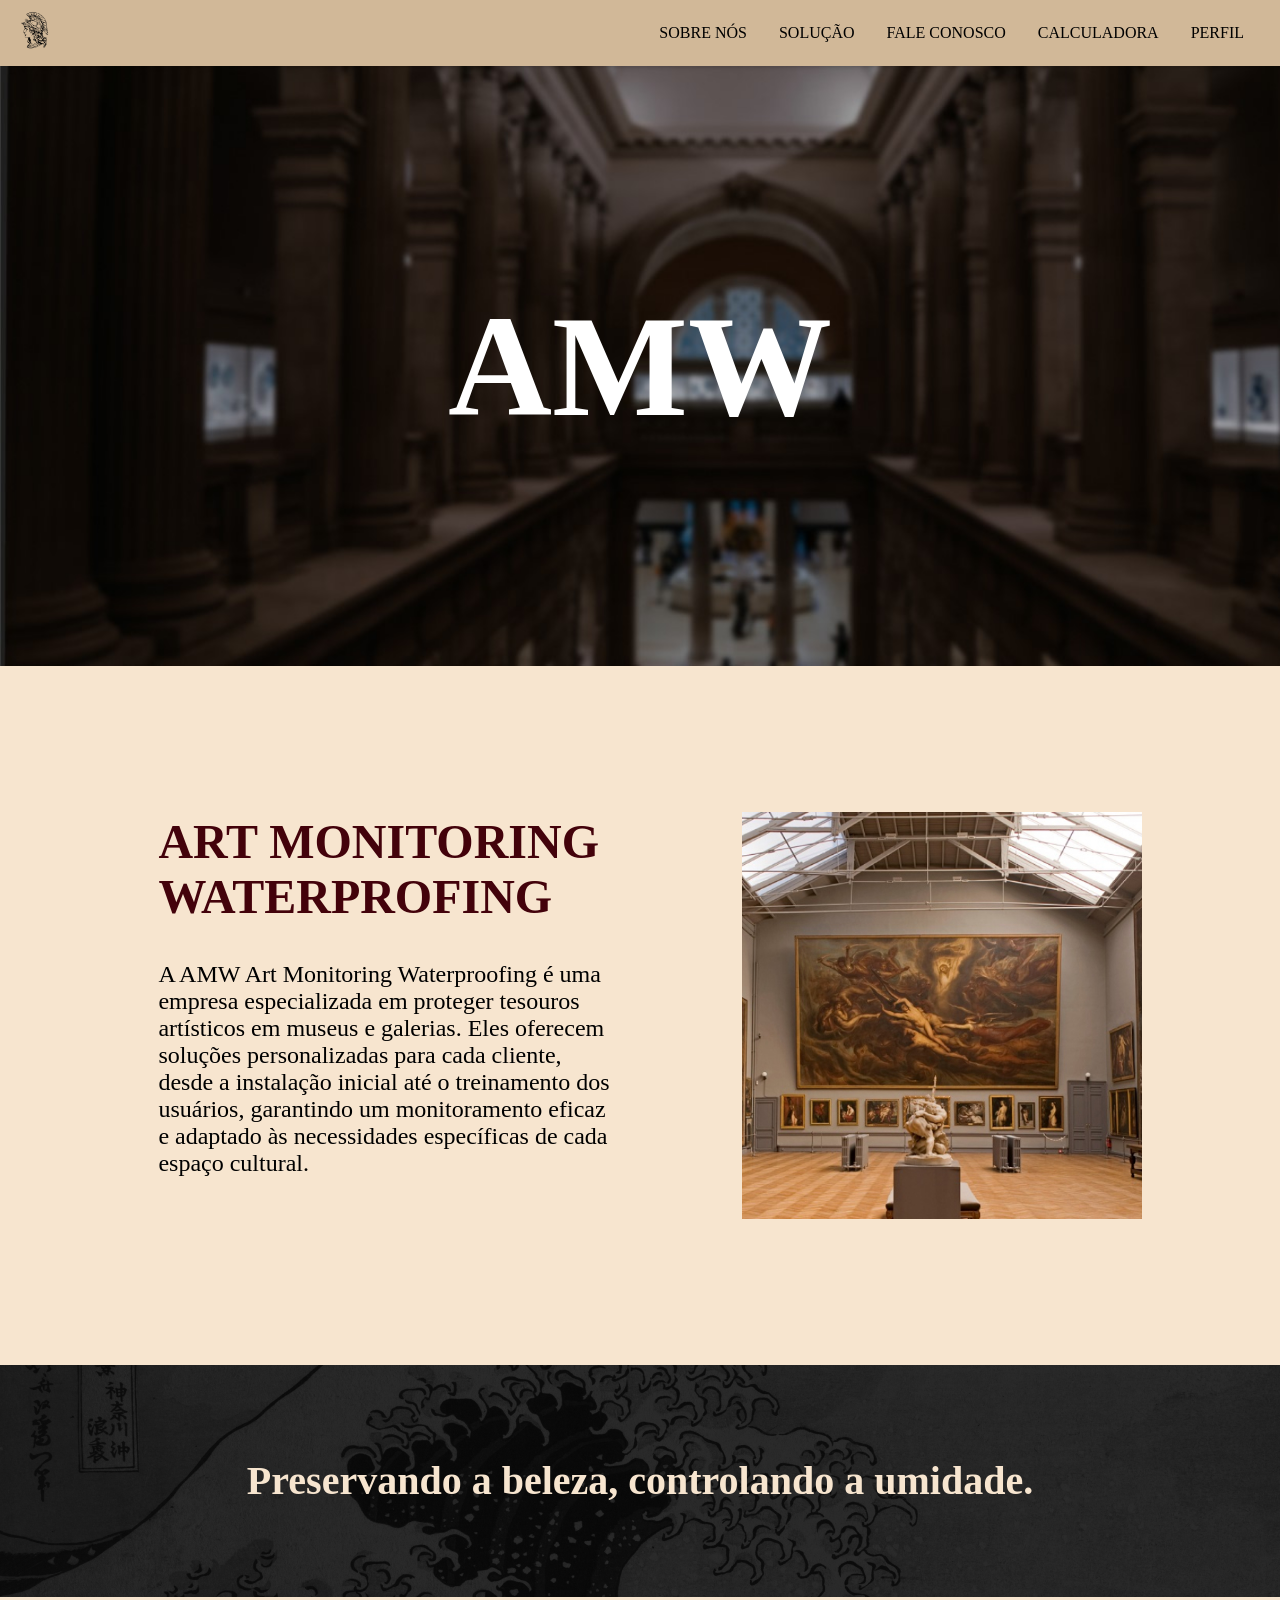
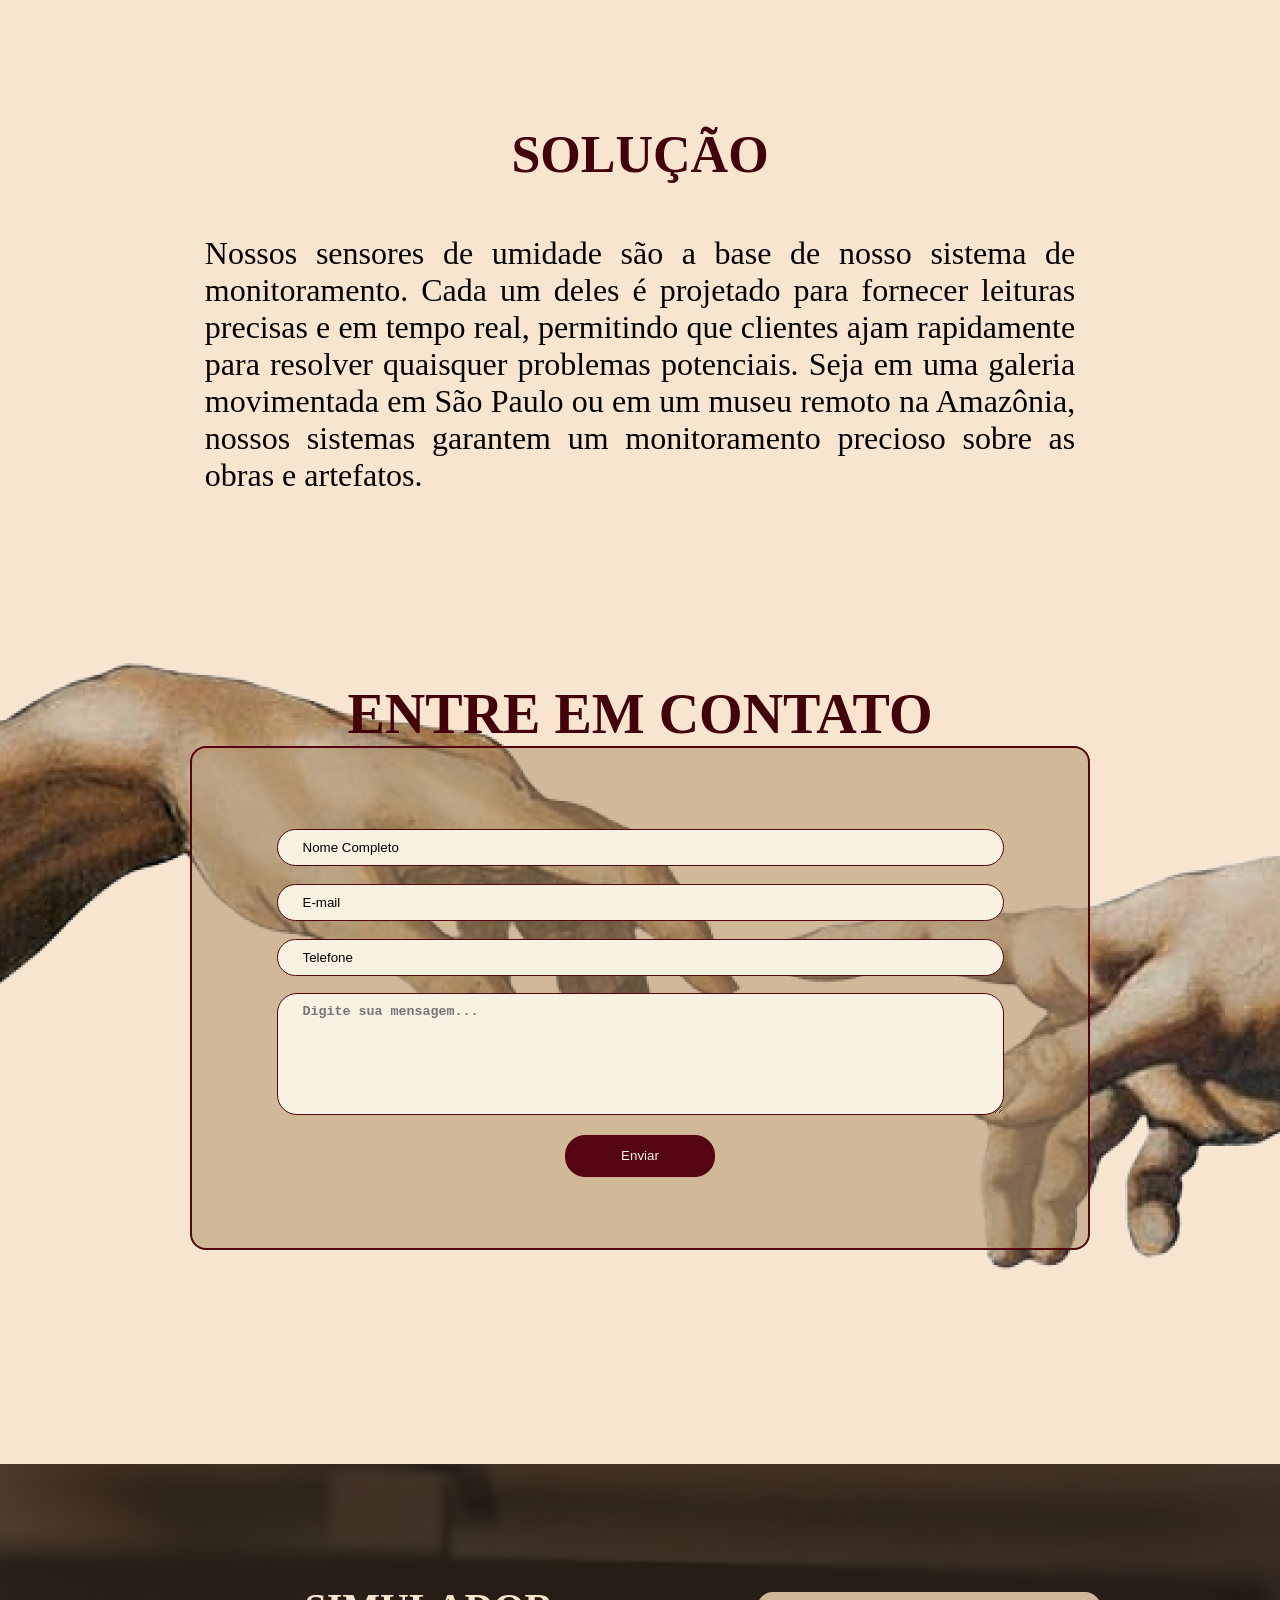
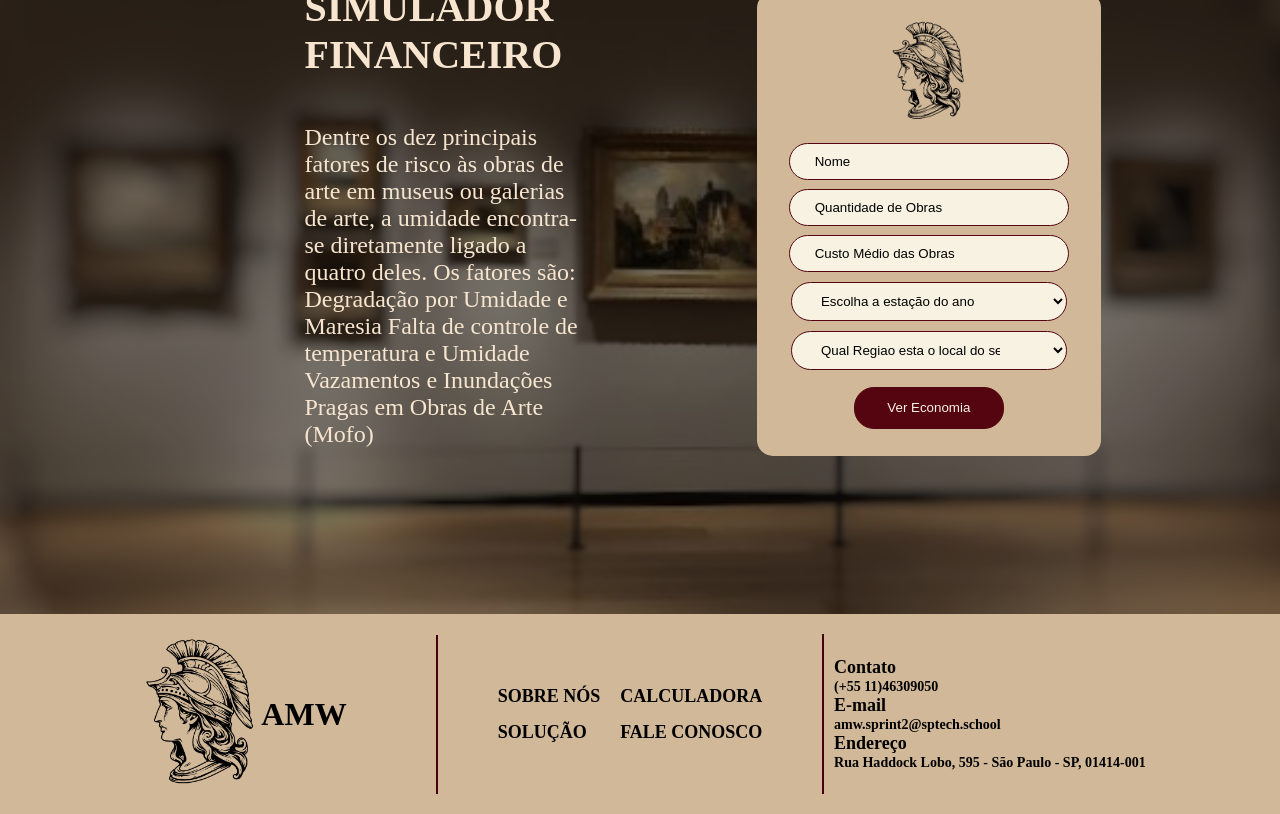
<file: Projeto_PI_AMW - Copia/Projeto AMW/site-instituicional-pedro/public/index.html>
<!DOCTYPE html>
<html lang="pt-br">

<head>
    <meta charset="UTF-8">
    <meta name="viewport" content="width=device-width, initial-scale=1.0">
    <title>AMW</title>
    <link rel="stylesheet" href="css/index.css">
    <link rel="preconnect" href="https://fonts.googleapis.com">
    <link rel="preconnect" href="https://fonts.gstatic.com" crossorigin>
    <link href="https://fonts.googleapis.com/css2?family=Libre+Caslon+Text:ital,wght@0,400;0,700;1,400&display=swap"
        rel="stylesheet">
</head>

<body>
    <ul class="ulHeader">
        <div class="divHeader">
            <div class="imgLogo">
                <li> <img src="assets/imgs/imgLogo.png" alt=""> </li>
            </div>
            <div class="divBotoes">
                <ul class="ulHeader">
                    <li><a href="#SobreNos">SOBRE NÓS</a></li>
                    <li><a href="#Solucao">SOLUÇÃO</a></li>
                    <li><a href="#FaleConosco">FALE CONOSCO</a></li>
                    <li><a href="#Caculadora">CALCULADORA</a></li>
                    <li><a href="login.html">PERFIL</a></li>
                </ul>
            </div>
        </div>
    </ul>

    <section id="AMW">
        <div class="divAMWPrincipal">
            <h1>AMW</h1>
        </div>
    </section>

    <section id="SobreNos">
        <div class="divSobreNos">
            <div class="divTextoSobreNos">
                <h1>ART MONITORING WATERPROFING</h1>
                <p>A AMW Art Monitoring Waterproofing é uma empresa especializada em proteger tesouros artísticos em
                    museus e galerias. Eles oferecem soluções personalizadas para cada cliente, desde a instalação
                    inicial até o treinamento dos usuários, garantindo um monitoramento eficaz e adaptado às
                    necessidades específicas de cada espaço cultural.</p>
            </div>
            <div class="divImgSobreNos">
                <img src="assets/imgs/ImgSobreNos.jpg" alt="">
            </div>
        </div>
    </section>
    <div class="divUp">
        <h2>Preservando a beleza, controlando a umidade.</h2>
    </div>
    <section id="Solucao">
        <div class="divSolucao">
            <h1>SOLUÇÃO</h1>
            <p>Nossos sensores de umidade são a base de nosso sistema de monitoramento. Cada um deles é projetado para
                fornecer leituras precisas e em tempo real, permitindo que clientes ajam rapidamente para resolver
                quaisquer problemas potenciais. Seja em uma galeria movimentada em São Paulo ou em um museu remoto na
                Amazônia, nossos sistemas garantem um monitoramento precioso sobre as obras e artefatos.</p>
        </div>
    </section>
    <section id="FaleConosco">
        <div class="divFaleConosco">
            <h1>ENTRE EM CONTATO</h1>
            <div class="divFCQuadradoMarron">
                <input type="text" id="input_nome" placeholder="Nome Completo">
                <input type="text" id="input_email" placeholder="E-mail">
                <input type="text" id="input_telefone" placeholder="Telefone">
                <textarea name="message" id="input_dgt" placeholder="Digite sua mensagem..." required></textarea>
                <button>Enviar</button>
            </div>
        </div>
    </section>

    <section id="Caculadora">

        <div class="divFundoCalculadora">
            <div class="divFundoCalculadoraAux">
                <div class="divCalculadorPrincipal">
                    <div class="divTextoSM">
                        <h1>SIMULADOR FINANCEIRO</h1>
                        <p>Dentre os dez principais fatores de risco às obras de arte em museus ou galerias de arte,
                            a umidade encontra-se diretamente ligado a quatro deles. Os fatores são: Degradação por
                            Umidade e Maresia Falta de controle de temperatura e Umidade Vazamentos e Inundações Pragas
                            em Obras de Arte (Mofo)
                        </p>
                    </div>
                    <div class="divCALQuadradoMarron">
                        <div class="cardcalc" id="cardcalc">
                            <div id="divSome">
                                <img class="imglogoSM" src="assets/imgs/imgLogo.png" alt="">

                                <div class="DivInputCal">
                                    <input type="text" placeholder="Nome" id="input_nomeCalculadora">
                                </div>
                                <div class="DivInputCal">
                                    <input type="text" placeholder="Quantidade de Obras" id="input_quantidadeobras">
                                </div>
                                <div class="DivInputCal">
                                    <input type="text" placeholder="Custo Médio das Obras" id="input_custoMedio">
                                </div>
                                <div class="DivSelectCal">
                                    <select id="input_estacao">
                                        <option value="#" selected disabled>Escolha a estação do ano</option>
                                        <option value="primavera">Primavera</option>
                                        <option value="verão">Verão</option>
                                        <option value="outono">Outono</option>
                                        <option value="inverno">Inverno</option>
                                    </select>
                                </div>
                                <div class="DivSelectCal">
                                    <select id="input_regiao">
                                        <option value="#" selected disabled>Qual Regiao esta o local do seu
                                            Museus/Galeria</option>
                                        <option value="norte">Norte</option>
                                        <option value="nordeste">Nordeste</option>
                                        <option value="centro-oeste">Centro-oeste</option>
                                        <option value="sudeste">Sudeste</option>
                                        <option value="sul">Sul</option>
                                    </select>
                                </div>
                                <button onclick="analisar()" class="btn-calc">Ver Economia</button>
                            </div>
                        </div>
                        <div id="div_msg"></div>
                    </div>

                </div>
            </div>
        </div>
    </section>
    <footer>
        <div class="divFooter">
            <div class="divCard1">
                <img class="imgLogoFooter" src="assets/imgs/imgLogo.png" alt="">
                <h1>AMW</h1>
            </div>
            <div class="divCard2">
                <div class="divCard2Aux">
                    <h2><a href="#SobreNos">SOBRE NÓS</a></h2><br>
                    <H2><a href="#Solucao">SOLUÇÃO</a></H2>
                </div>
                <div class="divCard2Aux">
                    <h2><a href="#FaleConosco">CALCULADORA</a></h2><br>
                    <H2><a href="#Caculadora">FALE CONOSCO</a></H2>
                </div>
            </div>
            <div class="divCard3">
                <h2>Contato</h2>
                <h3>(+55 11)46309050</h3>
                <h2>E-mail</h2>
                <h3>amw.sprint2@sptech.school</h3>
                <h2>Endereço</h2>
                <h3>Rua Haddock Lobo, 595 - São Paulo - SP, 01414-001</h3>
            </div>
        </div>
    </footer>

</body>

</html>

<script>


    function analisar() { 
        var quantidadeobras = Number(input_quantidadeobras.value);
        var custoMedio = Number(input_custoMedio.value);
        var estacao = input_estacao.value;
        var regiao = input_regiao.value;
        var nome = input_nomeCalculadora.value;
        var divSome = "";

        var umidade = 0;

        var valorTotal = quantidadeobras * custoMedio;
        var valorPerdido = (valorTotal * 0.40);

        if (regiao == "centro-oeste") {
            if (estacao == "verão") {
                umidade = 56;
            }
            if (estacao == "outono") {
                umidade = 75;
                valorPerdido = valorPerdido + 350;
            }
            if (estacao == "inverno") {
                umidade = 61;
            }
            if (estacao == "primavera") {
                umidade = 67.5;
            }
        }


        if (regiao == "norte") {

            if (estacao == "verão") {
                umidade = 72.5;
                valorPerdido = valorPerdido + 300;
            }
            if (estacao == "outono") {
                umidade = 69.25;
            }
            if (estacao == "inverno") {
                umidade = 51.75;
            }
            if (estacao == "primavera") {
                umidade = 66.5;
            }
        }


        if (regiao == "sudeste") {

            if (estacao == "verão") {
                umidade = 70;
                valorPerdido = valorPerdido + 300;
            }
            if (estacao == "outono") {
                umidade = 68;
            }
            if (estacao == "inverno") {
                umidade = 58.75;
            }
            if (estacao == "primavera") {
                umidade = 66.25;
            }
        }


        if (regiao == "sul") {

            if (estacao == "verão") {
                umidade = 77.7;
                valorPerdido = valorPerdido + 370;
            }
            if (estacao == "outono") {
                umidade = 75;
                valorPerdido = valorPerdido + 350;
            }
            if (estacao == "inverno") {
                umidade = 74.25;
                valorPerdido = valorPerdido + 340;
            }
            if (estacao == "primavera") {
                umidade = 76;
                valorPerdido = valorPerdido + 360;
            }
        }


        if (regiao == "nordeste") {

            if (estacao == "verão") {
                umidade = 77;
                valorPerdido = valorPerdido + 370;
            }
            if (estacao == "outono") {
                umidade = 76;
                valorPerdido = valorPerdido + 360;
            }
            if (estacao == "inverno") {
                umidade = 65;
            }
            if (estacao == "primavera") {
                umidade = 61;
            }
        }



        div_msg.innerHTML = `<div class="TextoResposta"> Olá ${nome}! Na região ${regiao} durante a estação ${estacao} a porcentagem média de umidade é ${umidade}%</div> `
        div_msg.innerHTML += `  <div class="TextoResposta">   Nessas condições você pode ter um prejuízo estimado de R$${valorPerdido}<br> Com nosso sistema você pode reduzir esse prejúizo em até 40% </div> <button onclick="Voltar()">Fazer outro Calculo</button>`;
        div_msg.style.display = "flex";
        cardcalc.style.display = "none";


    }
    function Voltar() {
        div_msg.style.display = "none";
        cardcalc.style.display = "flex";
    }
</script>
</file>
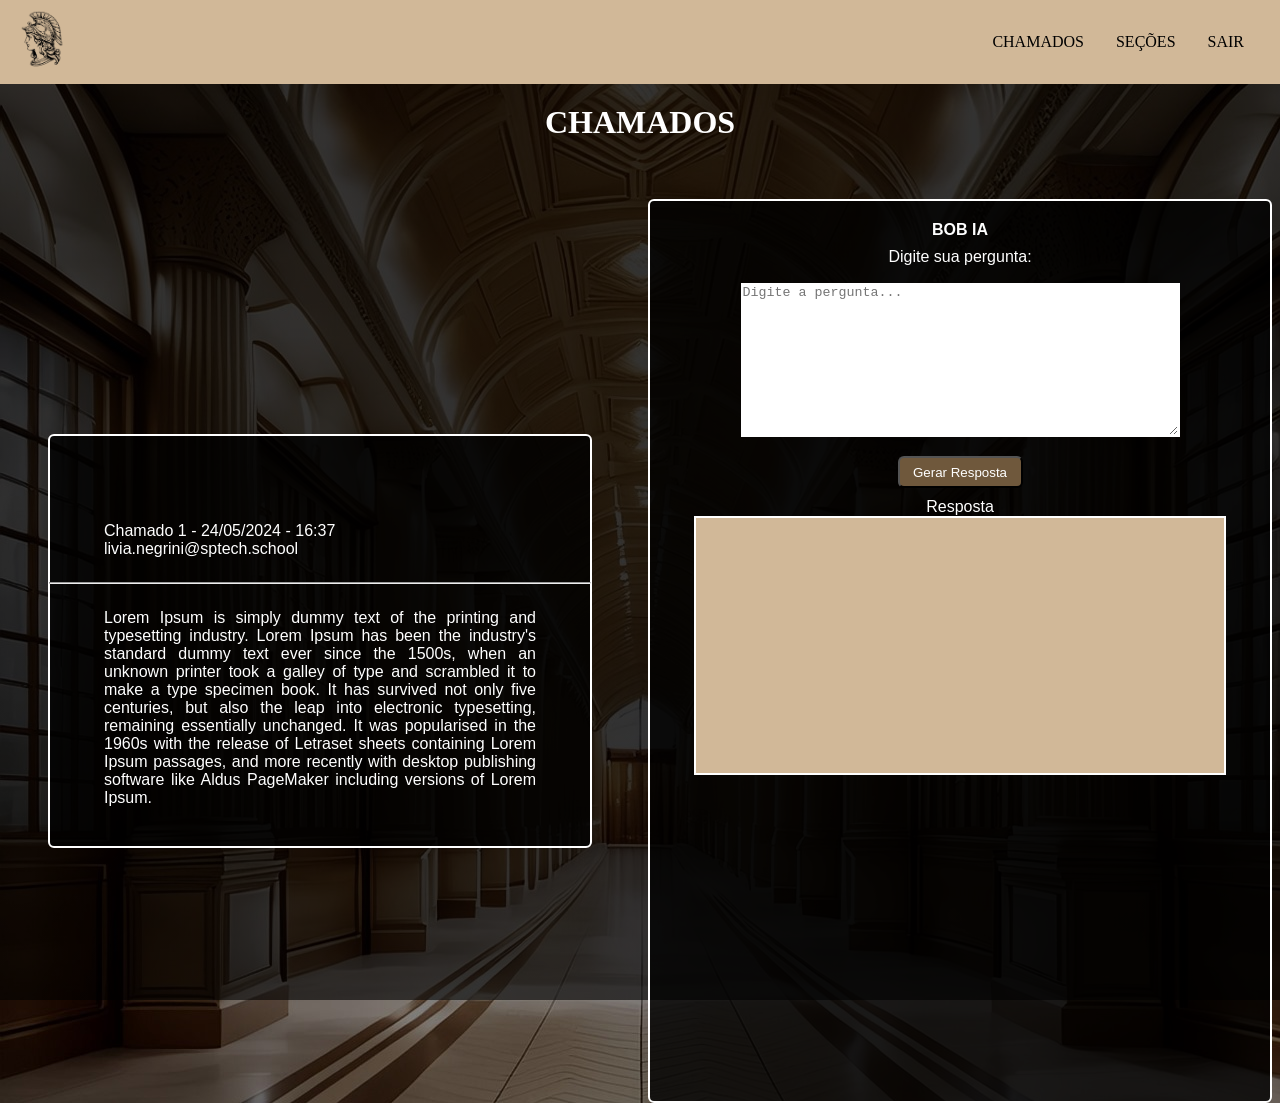
<file: Projeto_PI_AMW - Copia/Lívia/TelaN3/BobIA-1.0.2/public/index.html>
<!DOCTYPE html>
<html lang="pt-br">
<head>
    <meta charset="UTF-8">
    <meta name="viewport" content="width=device-width, initial-scale=1.0">
    <title>BobIA</title>
    <link rel="stylesheet" href="telaN3.css">
</head>
<!-- 
<head>
    <meta charset="UTF-8">
    <meta name="viewport" content="width=device-width, initial-scale=1.0">
    <title>AMW</title>
    <link rel="stylesheet" href="telaN3.css">
    <script src="https://cdn.jsdelivr.net/npm/chart.js"></script>

</head> -->

<body>
    <ul class="ulNavBarPrincipal">
        <div class="divNavBar">
            <div class="divImgLogo">
                <li><img src="img/imgSF.png"></li>
            </div>
            <div class="divBotao">
                <ul class="ulBotao">
                    <li><a href="">CHAMADOS</a></li>
                    <li><a href="">SEÇÕES</a></li>
                    <li><a href="">SAIR</a></li>
                </ul>
    </ul>
    </div>
    </div>
    </ul>
    <div class="divPainelUmidade">
        <h1>CHAMADOS</h1>
    </div>

    <div class="masterVisualGeral">

        <div class="divVisualGeral">
            <div class="divSecoes">
                <div class="tituloChamado conteudoChamado">
                    <p>Chamado 1 - 24/05/2024 - 16:37 </p>
                    <p>livia.negrini@sptech.school</p>
                </div>

                <hr>

                <div class="textoChamado conteudoChamado">
                    <p>Lorem Ipsum is simply dummy text of the printing and typesetting industry.
                        Lorem Ipsum has been the industry's standard dummy text ever since the 1500s,
                        when an unknown printer took a galley of type and scrambled it to make a type specimen book.
                        It has survived not only five centuries, but also the leap into electronic typesetting,
                        remaining essentially unchanged. It was popularised in the 1960s with the release of Letraset
                        sheets containing Lorem Ipsum passages, and more recently
                        with desktop publishing software like Aldus PageMaker including versions of Lorem Ipsum.</p>
                </div>

            </div>
        </div>

        <div class="divVisualGeral">
            <div class="divSecao2">
                <div class="titulo conteudoBob">
                    <p>BOB IA </p>
                </div>

                <div class="conteudoPergunta">
                    <p>Digite sua pergunta:</p>
                    <!-- <div class="perguntaBob"> -->
                        <textarea  class="perguntaBob" id="pergunta" type="text" placeholder="Digite a pergunta..."></textarea>
                    <!-- </div> -->
                </div>
                <!-- <hr> -->

                <button onclick="gerarResposta()">Gerar Resposta</button>

                <div class="textoChamado conteudoResposta">
                    <p>Resposta</p>
                    <div id="resposta" class="repostaBob">
                    </div>

                </div>

            </div>


        </div>
    </div>

<!--     
    <div id="container">
        <h1>BobIA</h1>
        <textarea id="pergunta" type="text" placeholder="Digite a pergunta..."></textarea>
        <br><br>
        <button onclick="gerarResposta()">Gerar Resposta</button>
        <h3>Resposta da IA:</h3>
        <div id="resposta"></div>
    </div> -->

    <!-- <footer>
        <div class="divFooter">
            <div class="divCard1">
                <img class="imgLogoFooter" src="imgSF.png" alt="">
                <h1>AMW</h1>
            </div>
            <div class="divCard2">

                <div class="divCard2Aux">
                    <h2><a href="#">CHAMADOS</a></h2><br>
                    <H2><a href="#">SEÇÕES</a></H2><br>
                    <H2><a href="#">SAIR</a></H2>
                </div>
            </div>
            <div class="divCard3">
                <h2>Contato</h2>
                <h3>(+55 11)46309050</h3>
                <h2>E-mail</h2>
                <h3>amw.sprint2@sptech.school</h3>
                <h2>Endereço</h2>
                <h3>Rua Haddock Lobo, 595 - São Paulo - SP, 01414-001</h3>
            </div>
        </div>
    </footer> -->

</body>

</html>
<script>

    async function gerarResposta() {
        const pergunta = document.getElementById('pergunta').value;

        const response = await fetch('/perguntar', {
            method: 'POST',
            headers: {
                'Content-Type': 'application/json'
            },
            body: JSON.stringify({ pergunta })
        });

        const data = await response.json();

        resposta.style.display = 'block';
        document.getElementById('resposta').innerText = data.resultado;
    }

</script>
<!--

-->
</file>
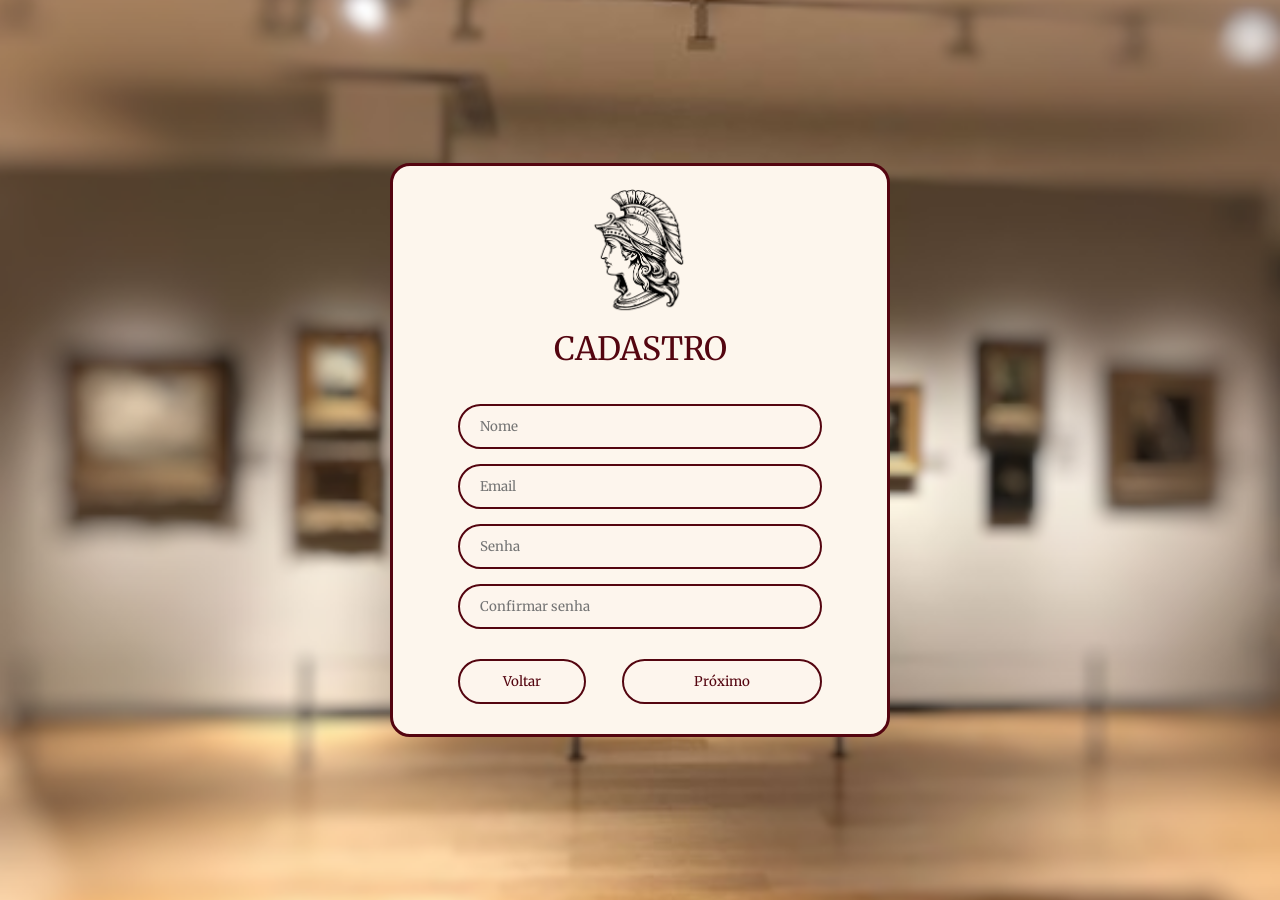
<file: Projeto_PI_AMW - Copia/Pedro Vinicius/casdatroConsistência.html>
<!DOCTYPE html>
<html lang="en">

<head>
    <meta charset="UTF-8">
    <meta name="viewport" content="width=device-width, initial-scale=1.0">
    <title>AMW</title>
    <link rel="stylesheet" href="stylePiLC.css">
    <link rel="preconnect" href="https://fonts.googleapis.com">
    <link rel="preconnect" href="https://fonts.gstatic.com/" crossorigin>
    <link href="https://fonts.googleapis.com/css2?family=Merriweather&display=swap" rel="stylesheet">

</head>

<body class="img">
    </div>
    <div>

        <div id="div_pai" style="display: block;" class="imgagemBackGro">
            <div class="ConteinerTotal">
                <img class="imglogo" src="Emblema-removebg-preview.png" alt="">
                <H1 class="titulo">CADASTRO</H1>
                <div class="dibInput">
                    <input id="ipt_nome" type="text" placeholder="Nome">
                    <input id="ipt_email" type="text" placeholder="Email">
                    <input id="ipt_senha" type="password" placeholder="Senha">
                    <input id="ipt_confirmSenha" type="password" placeholder="Confirmar senha">
                </div>
                <div class="div_botton">
                    <button onclick="botton1()" class="botton_v">Voltar</button>
                    <button onclick="proximo()" class="botton">Próximo</button>
                </div>
            </div>
        </div>

        <div id="div_filho2" style="display: none;" class="imgagemBackGro">
            <div class="ConteinerTotal">
                <img class="imglogo" src="Emblema-removebg-preview.png" alt="">
                <H1 class="titulo">CADASTRO MUSEU</H1>
                <div class="dibInput">
                    <input id="ipt_nomeM" type="text" placeholder="Nome Museu">
                    <input id="ipt_cep" type="text" placeholder="Cep">
                    <input id="ipt_num" type="text" placeholder="Número">
                    <input id="ipt_complemento" type="text" placeholder="Complemento">
                    <input id="ipt_cnpj" type="text" placeholder="CNPJ">
                </div>
                <div class="div_botton">
                    <button onclick="botton2()" class="botton_v">Voltar</button>
                    <button onclick="cadastrar()" class="botton">Cadastrar</button>
                </div>
            </div>
        </div>

        <div id="div_filho" style="display: none;" class="imgagemBackGro">
            <div class="ConteinerTotal">
                <img class="imglogo" src="Emblema-removebg-preview.png" alt="">
                <H1 class="titulo">LOGIN</H1>
                <div class="dibInput">
                    <input id="ipt_emailL" type="text" placeholder="Email">
                    <input id="ipt_senhaL" type="password" placeholder="Senha">
                </div>
                <div class="div_botton2">
                    <button onclick="login()" class="botton2">Continuar</button>
                    <!-- <p class="senha">Esqueceu a Senha?</p> -->
                </div>
            </div>
        </div>

        <div id="div_filho3" style="display: none;" class="imgagemBackGro">
            <div class="ConteinerTotal">
                <img class="imglogo" src="Emblema-removebg-preview.png" alt="">
                <H1 class="titulo">funfou</H1>
                <div class="dibInput">
                    <input id="ipt_emailL1" type="text" placeholder="funfou">
                    <input id="ipt_senhaL1" type="password" placeholder="funfou">
                </div>
                <div class="div_botton">
                    <button onclick="login()" class="botton">Continuar</button>
                    <!-- <p class="senha">Esqueceu a Senha?</p> -->
                </div>
            </div>
        </div>

</body>

</html>
<script>
    var emailCadastro;
    var senhaCadastro;

    function proximo() {
        var nome = ipt_nome.value;
        var email = ipt_email.value;
        var senha = ipt_senha.value;
        var confirmSenha = ipt_confirmSenha.value;

        if (email.indexOf('@') == -1 || email.indexOf('.com') == -1) {
            alert("Email Inválido");
        }
        else if (nome == "") {
            alert("Preencha o campo nome");
        }
        else if (senha.length < 8) {
            alert("Senha deve conter no minímo 8 caracteres");
        }
        else if (confirmSenha == "") {
            alert("Confirme a senha");
        }
        else if (senha !== confirmSenha) {
            alert("Senha diferente da anterior!");
        }

        else {
            emailCadastro = email;
            senhaCadastro = senha;

            div_pai.style.display = "none";
            div_filho.style.display = "none";
            div_filho2.style.display = "block";
        }

    }

    function cadastrar() {
        var nomeMuseu = ipt_nomeM.value;
        var cep = ipt_cep.value;
        var numero = ipt_num.value;
        var Complemento = ipt_complemento.value;
        var cnpj = ipt_cnpj.value;

        if (nomeMuseu == "") {
            alert("Preencha o campo com o nome do museu!");
        }
        else if (cep.length != 8) {
            alert("Cep deve conter 8 caracteres");
        }
        else if (numero == "") {
            alert("Preencha o campo com o número do endereço");
        }
        else if (cnpj.length != 14) {
            alert("CNPJ Inválido");
        }
        else {
            div_pai.style.display = "none";
            div_filho.style.display = "block";
            div_filho2.style.display = "none";
        }
    }

    function login() {
        var emailL = ipt_emailL.value;
        var senhaL = ipt_senhaL.value;

        // if (emailL.indexOf('@') == -1 || emailL.indexOf('.com') == -1) {
        //     alert("Email Inválido");
        // }
        // if (senhaL.length < 8) {
        //     alert("Senha deve conter no minímo 8 caracteres");
        // }
        if (emailL != emailCadastro && senhaL != senhaCadastro) {
            alert("Email ou senha incorretos!");
        }
        else {
            div_pai.style.display = "none";
            div_filho.style.display = "none";
            div_filho2.style.display = "none";
            div_filho3.style.display = "block";

        }
    }

    function botton1() {
        div_pai.style.display = "block";
        div_filho.style.display = "none";
        div_filho2.style.display = "none";
        div_filho3.style.display = "none";
    }
    function botton2() {
        div_pai.style.display = "block";
        div_filho.style.display = "none";
        div_filho2.style.display = "none";
        div_filho3.style.display = "none";
    }
</script>
</file>
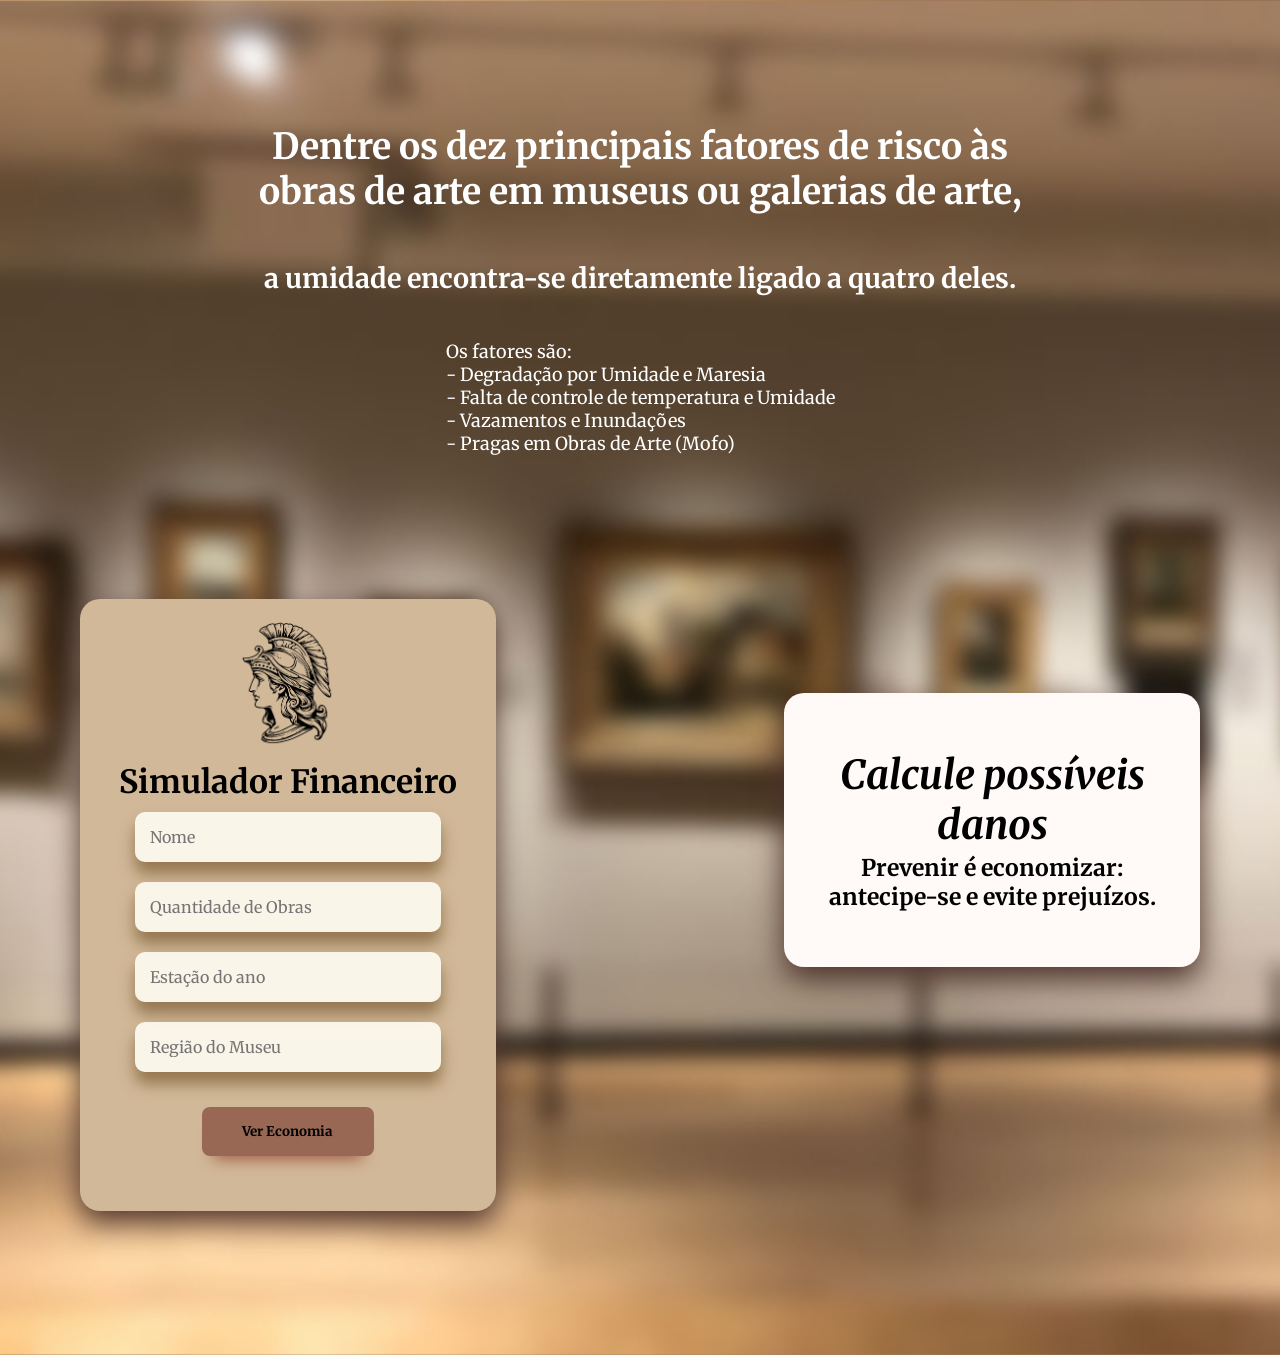
<file: Projeto_PI_AMW - Copia/Pedro Vinicius/simuladorP2.html>
<!DOCTYPE html>
<html lang="en">

<head>
    <meta charset="UTF-8">
    <meta name="viewport" content="width=device-width, initial-scale=1.0">
    <link rel="stylesheet" href="styleP2.css">
    <link rel="preconnect" href="https://fonts.googleapis.com">
    <link rel="preconnect" href="https://fonts.gstatic.com/" crossorigin>
    <link href="https://fonts.googleapis.com/css2?family=Merriweather&display=swap" rel="stylesheet">
    <title>AMW</title>
</head>

<body class="img">
    <div class="imagemBack">
        <div class="texto-titulo">
            <h1 class="titulo">Dentre os dez principais fatores de risco às obras de arte em museus ou galerias de arte,</h1>
            <h2>a <b>umidade</b> encontra-se diretamente ligado a quatro deles.</h2>
            <br> Os fatores são:
            <br> - Degradação por Umidade e Maresia
            <br> - Falta de controle de temperatura e Umidade
            <br> - Vazamentos e Inundações
            <br> - Pragas em Obras de Arte (Mofo)
        </div>
        <div class="main-container">
            <div class="left-container">
                <div class="card-calc">
                    <img class="imglogo" src="Emblema-removebg-preview.png" alt="">
                    <h1><i></i>Simulador Financeiro</i></h1>
                    <div class="textfield">
                        <!-- <label for="nome"></label> -->
                        <input type="text" placeholder="Nome" id="input_nome">
                    </div>
                    <div class="textfield">
                        <!-- <label for="quantidade de obras">Quantidade de O</label> -->
                        <input type="text" placeholder="Quantidade de Obras" id="input_quantidadeobras">
                    </div>
                    <div class="textfield2">
                        <!-- <label for="estacao do ano">Estação do ano</label> -->
                        <input type="text" placeholder="Estação do ano" id="input_estacao">
                    </div>
                    <div class="textfield2">
                        <!-- <label for="regiao do museu">Região do Museu</label> -->
                        <input type="text" placeholder="Região do Museu" id="input_regiao">
                    </div>
                    <button onclick="analisar()" class="btn-calc">Ver Economia</button>

                </div>

            </div>
            <div class="right-container">
                <div class="right-card">
                    <div id="div_msg" class="div_msg">
                        <h1><i>Calcule possíveis danos</i>
                            <p>Prevenir é economizar: antecipe-se e evite prejuízos.</p>
                        </h1>
                    </div>
                </div>

            </div>
        </div>
    </div>

</body>

</html>
<script>
    function analisar() {
        var quantidadeobras = Number(input_quantidadeobras.value);
        var estacao = input_estacao.value;
        var regiao = input_regiao.value;
        var nome = input_nome.value;

        var umidade = 0;

        var custoObras = quantidadeobras * 4000;

        if (regiao == "centro-oeste") {
        }
        if (estacao == "verão") {
            var umidade = 56;
            div_msg.innerHTML =
                " Olá " +
                nome +
                "! Na região " +
                regiao +
                " e na estação " +
                estacao +
                " a porcentagem média de umidade é " +
                umidade +
                "%";
        }
        if (estacao == "outono") {
            var umidade = 75;
            div_msg.innerHTML =
                " Olá " +
                nome +
                "! Na região " +
                regiao +
                " e na estação " +
                estacao +
                " a porcentagem média de umidade é " +
                umidade +
                "%";
        }
        if (estacao == "inverno") {
            var umidade = 61;
            div_msg.innerHTML =
                " Olá " +
                nome +
                "! Na região " +
                regiao +
                " e na estação " +
                estacao +
                " a porcentagem média de umidade é " +
                umidade +
                "%";
        }
        if (estacao == "primavera") {
            var umidade = 67.5;
            div_msg.innerHTML =
                " Olá " +
                nome +
                "! Na região " +
                regiao +
                " e na estação " +
                estacao +
                " a porcentagem média de umidade é " +
                umidade +
                "%";
        }

        if (regiao == "norte") {
        }
        if (estacao == "verão") {
            var umidade = 72.5;
            div_msg.innerHTML =
                " Olá " +
                nome +
                "! Na região " +
                regiao +
                " e na estação " +
                estacao +
                " a porcentagem média de umidade é " +
                umidade +
                "%";
        }
        if (estacao == "outono") {
            var umidade = 69.25;
            div_msg.innerHTML =
                " Olá " +
                nome +
                "! Na região " +
                regiao +
                " e na estação " +
                estacao +
                " a porcentagem média de umidade é " +
                umidade +
                "%";
        }
        if (estacao == "inverno") {
            var umidade = 51.75;
            div_msg.innerHTML =
                " Olá " +
                nome +
                "! Na região " +
                regiao +
                " e na estação " +
                estacao +
                " a porcentagem média de umidade é " +
                umidade +
                "%";
        }
        if (estacao == "primavera") {
            var umidade = 66.5;
            div_msg.innerHTML =
                " Olá " +
                nome +
                "! Na região " +
                regiao +
                " e na estação " +
                estacao +
                " a porcentagem média de umidade é " +
                umidade +
                "%";
        }

        if (regiao == "sudeste") {
        }
        if (estacao == "verão") {
            var umidade = 70;
            div_msg.innerHTML =
                " Olá " +
                nome +
                "! Na região " +
                regiao +
                " e na estação " +
                estacao +
                " a porcentagem média de umidade é " +
                umidade +
                "%";
        }
        if (estacao == "outono") {
            var umidade = 68;
            div_msg.innerHTML =
                " Olá " +
                nome +
                "! Na região " +
                regiao +
                " e na estação " +
                estacao +
                " a porcentagem média de umidade é " +
                umidade +
                "%";
        }
        if (estacao == "inverno") {
            var umidade = 58.75;
            div_msg.innerHTML =
                " Olá " +
                nome +
                "! Na região " +
                regiao +
                " e na estação " +
                estacao +
                " a porcentagem média de umidade é " +
                umidade +
                "%";
        }
        if (estacao == "primavera") {
            var umidade = 66.25;
            div_msg.innerHTML =
                " Olá " +
                nome +
                "! Na região " +
                regiao +
                " e na estação " +
                estacao +
                " a porcentagem média de umidade é " +
                umidade +
                "%";
        }

        if (regiao == "sul") {
        }
        if (estacao == "verão") {
            var umidade = 77.7;
            div_msg.innerHTML =
                " Olá " +
                nome +
                "! Na região " +
                regiao +
                " e na estação " +
                estacao +
                " a porcentagem média de umidade é " +
                umidade +
                "%";
        }
        if (estacao == "outono") {
            var umidade = 75;
            div_msg.innerHTML =
                " Olá " +
                nome +
                "! Na região " +
                regiao +
                " e na estação " +
                estacao +
                " a porcentagem média de umidade é " +
                umidade +
                "%";
        }
        if (estacao == "inverno") {
            var umidade = 74.25;
            div_msg.innerHTML =
                " Olá " +
                nome +
                "! Na região " +
                regiao +
                " e na estação " +
                estacao +
                " a porcentagem média de umidade é " +
                umidade +
                "%";
        }
        if (estacao == "primavera") {
            var umidade = 76;
            div_msg.innerHTML =
                " Olá " +
                nome +
                "! Na região " +
                regiao +
                " e na estação " +
                estacao +
                " a porcentagem média de umidade é " +
                umidade +
                "%";
        }

        if (regiao == "nordeste") {
        }
        if (estacao == "verão") {
            var umidade = 77;
            div_msg.innerHTML =
                " Olá " +
                nome +
                "! Na região " +
                regiao +
                " e na estação " +
                estacao +
                " a porcentagem média de umidade é " +
                umidade +
                "%";
        }
        if (estacao == "outono") {
            var umidade = 76;
            div_msg.innerHTML =
                " Olá " +
                nome +
                "! Na região " +
                regiao +
                " e na estação " +
                estacao +
                " a porcentagem média de umidade é " +
                umidade +
                "%";
        }
        if (estacao == "inverno") {
            var umidade = 65;
            div_msg.innerHTML =
                " Olá " +
                nome +
                "! Na região " +
                regiao +
                " e na estação " +
                estacao +
                " a porcentagem média de umidade é " +
                umidade +
                "%";
        }
        if (estacao == "primavera") {
            var umidade = 61;
            div_msg.innerHTML =
                " Olá " +
                nome +
                "! Na região " +
                regiao +
                " e na estação " +
                estacao +
                " a porcentagem média de umidade é " +
                umidade +
                "%";
        }
        div_msg.innerHTML =
            " Estima-se que cada um dos principais fatores de risco corresponde a aproximadamente 10% de perdas potenciais no valor das obras <br><br> Nessas condições você pode ter um prejuízo estimado de R$" +
            custoObras +
            "<br>Com nosso <b>Sistema de Monitoramento de umidade</b> você pode reduzir esse prejúizo em até 40%";
    }
</script>
</file>
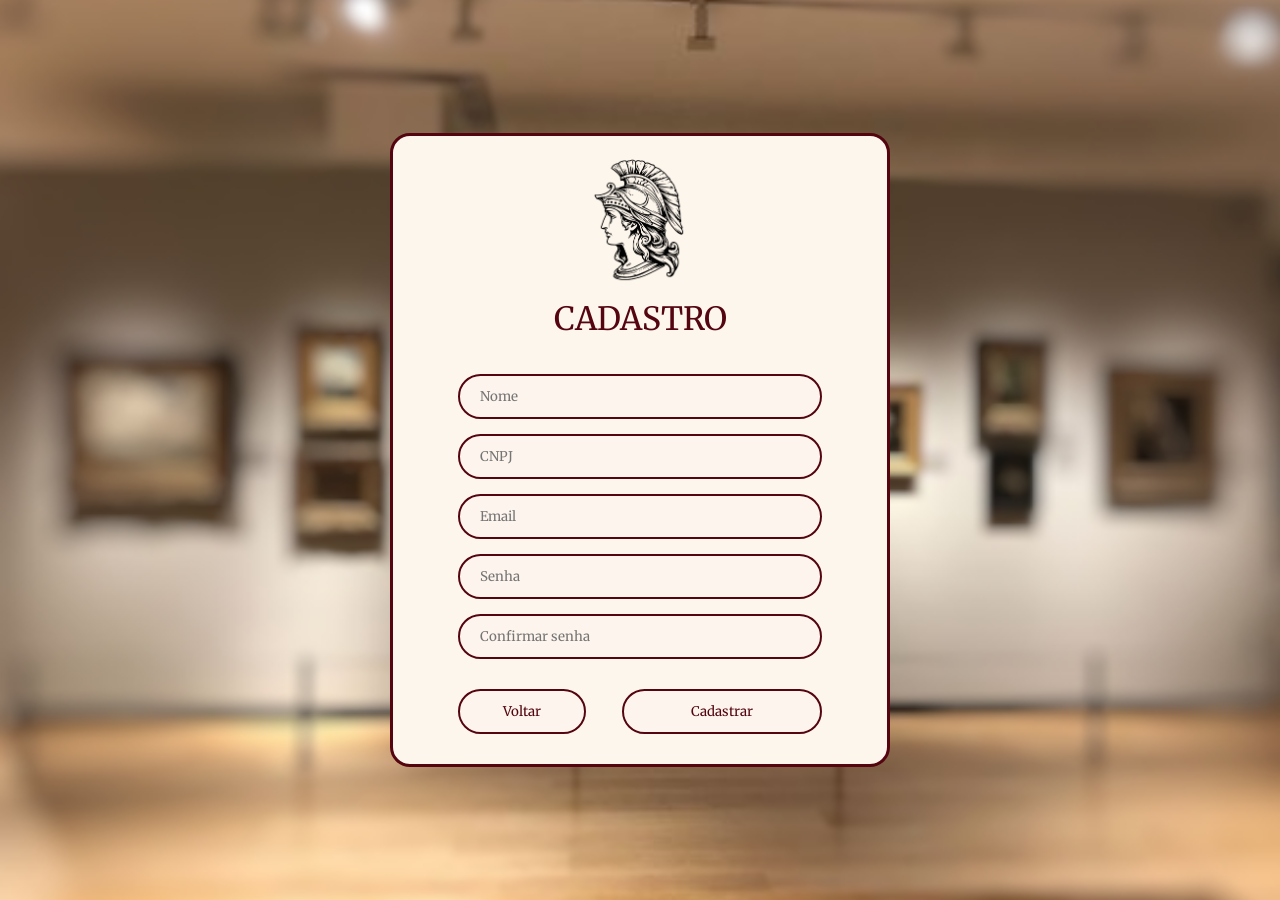
<file: Projeto_PI_AMW - Copia/Pedro Vinicius/siteEstaticoCadastro.html>
<!DOCTYPE html>
<html lang="en">

<head>
    <meta charset="UTF-8">
    <meta name="viewport" content="width=device-width, initial-scale=1.0">
    <title>AMW</title>
    <link rel="stylesheet" href="stylePiLC.css">
    <link rel="preconnect" href="https://fonts.googleapis.com">
    <link rel="preconnect" href="https://fonts.gstatic.com/" crossorigin>
    <link href="https://fonts.googleapis.com/css2?family=Merriweather&display=swap" rel="stylesheet">

</head>

<body class="img">
    </div>
    <div>

        <div class="imgagemBackGro">
            <div class="ConteinerTotal">
                <img class="imglogo" src="Emblema-removebg-preview.png" alt="">
                <H1 class="titulo">CADASTRO</H1>
                <div class="dibInput">
                    <input type="text" placeholder="Nome">
                    <input type="text" placeholder="CNPJ">
                    <input type="text" placeholder="Email">
                    <input type="password" placeholder="Senha">
                    <input type="password" placeholder="Confirmar senha">
                </div>
                <div class="div_botton">
                    <button class="botton_v">Voltar</button>
                    <button class="botton">Cadastrar</button>
                </div>
            </div>
        </div>

</body>

</html>
<script>
    
</script>
</file>
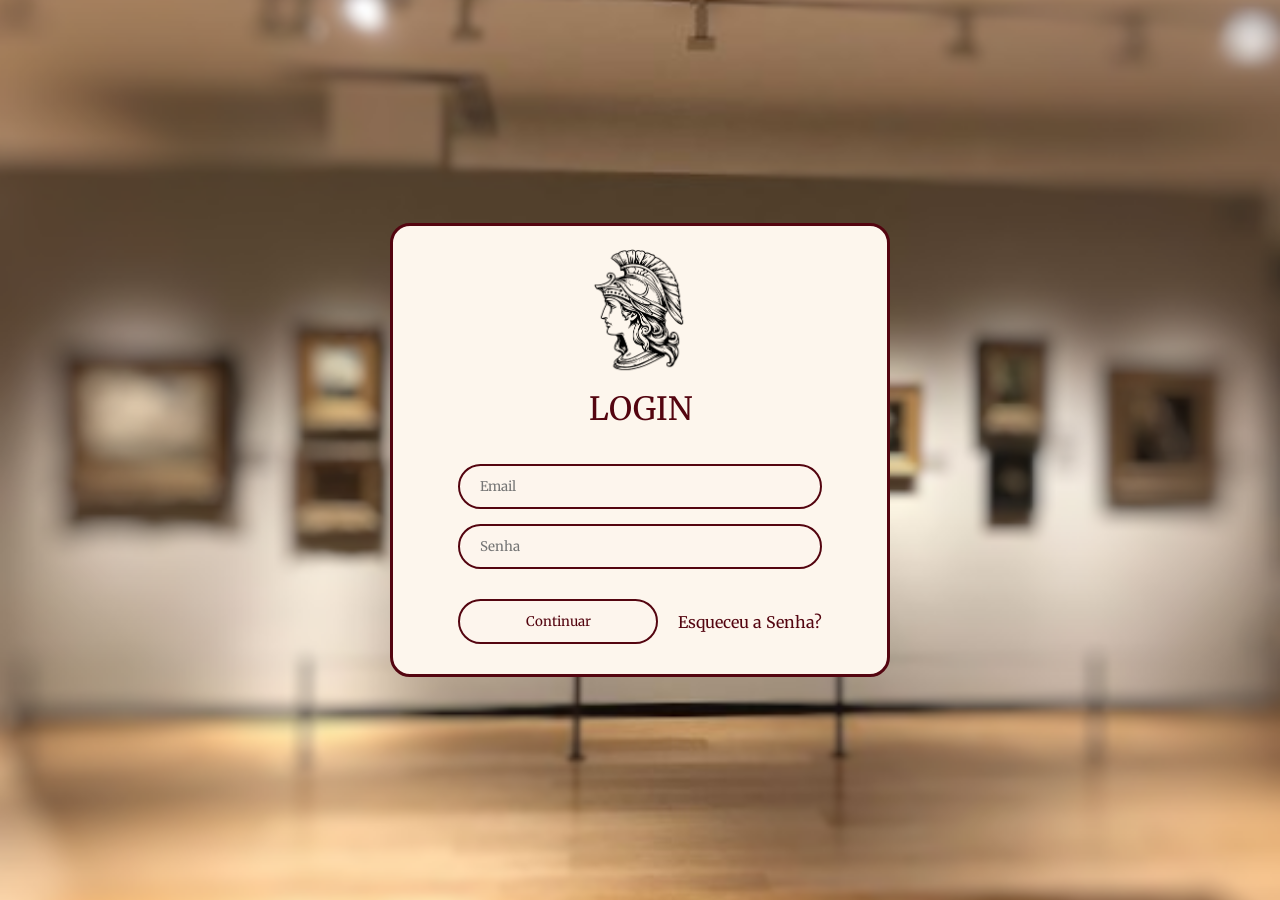
<file: Projeto_PI_AMW - Copia/Pedro Vinicius/siteEstaticoLogin.html>
<!DOCTYPE html>
<html lang="en">

<head>
    <meta charset="UTF-8">
    <meta name="viewport" content="width=device-width, initial-scale=1.0">
    <title>AMW</title>
    <link rel="stylesheet" href="stylePiLC.css">
    <link rel="preconnect" href="https://fonts.googleapis.com">
    <link rel="preconnect" href="https://fonts.gstatic.com/" crossorigin>
    <link href="https://fonts.googleapis.com/css2?family=Merriweather&display=swap" rel="stylesheet">

</head>

<body class="img">
    </div>
    <div>

        <div class="imgagemBackGro">
            <div class="ConteinerTotal">
                <img class="imglogo" src="Emblema-removebg-preview.png" alt="">
                <H1 class="titulo">LOGIN</H1>
                <div class="dibInput">
                    <input type="text" placeholder="Email">
                    <input type="password" placeholder="Senha">
                </div>
                <div class="div_botton">
                    <button class="botton">Continuar</button>
                    <p class="senha">Esqueceu a Senha?</p>
                </div>
            </div>
        </div>

</body>

</html>
</file>
<file: Projeto_PI_AMW - Copia/Projeto AMW/site-instituicional-pedro/public/css/index.css>
@import url('https://fonts.googleapis.com/css2?family=Libre+Caslon+Text:ital,wght@0,400;0,700;1,400&display=swap');

* {
    margin: 0;
    padding: 0;
}

body {
    background-color: #F7E5CF;
}


/*------------------------NavBar------------------------*/

.ulHeader {
    list-style-type: none;
    margin: 0;
    padding: 0;
    overflow: hidden;
    font-family: "Montserrat";
    background-color: #D1B898;
    border: none;
}

.ulHeader .divHeader {
    font-family: "Montserrat";
    display: flex;
    justify-content: space-between;
    align-items: center;
    padding: 10px 20px;

}

.ulHeader .imgLogo img {
    height: 40px;
}

.ulHeader .divBotoes .ulHeader li {
    float: left;
}

.ulHeader .divBotoes .ulHeader li a {
    display: block;
    color: black;
    text-align: center;
    padding: 14px 16px;
    text-decoration: none;
}

.ulHeader .divBotoes .ulHeader li a:hover {
    background-color: #ddd;
}

.svgPerfil{
    display: flex;
    width: 60px;
    fill: #000000;
    color: #000000;
    align-items: center;
    justify-content: center;
}

/*_________________________NavBar______________________________*/

/*------------------------AMW-PRINCIPAL------------------------*/

.divAMWPrincipal {
    display: flex;
    align-items: center;
    text-align: center;
    justify-content: center;
    font-family: "Montserrat";
    font-size: 96px;
    font-weight: 400;
    color: #FFFF;
    background-image: url(../assets/imgs/imgAMWLogo.jpg);
    background-size: cover;
    height: 600px;
}


/*_______________________AMW-PRINCIPAL____________________________*/
/*------------------------Sobre-Nos-------------------------------*/

.divSobreNos {
    display: flex;
    flex-direction: row;
    align-items: center;
    justify-content: center;
    margin: 10%;
    gap: 10%;
}

.divTextoSobreNos {
    display: flex;
    flex-direction: column;
    align-items: start;
    justify-content: center;
    width: 45%;
    padding: 20px;
    text-align: center;
}

.divTextoSobreNos h1 {
    margin-bottom: 10px;
    margin-bottom: 8%;
    font-size: 48px;
    color: #43020B;
    font-family: "Montserrat";
    font-weight: bold;
    text-align: left;
}

.divTextoSobreNos p {
    margin-bottom: 40px;
    color: #000000;
    font-family: "Montserrat";
    text-align: left;
    font-size: 24px;
}

.divImgSobreNos {
    max-width: 100%;
}

.divImgSobreNos img {
    display: flex;
    align-items: center;
    flex-direction: column;
    max-width: 400px;
    height: auto;
}

/*_________________________Sobre-Nos___________________________________*/

/*------------------------Imagem-No-Meio-------------------------------*/

.divUp {
    display: flex;
    align-items: center;
    justify-content: center;
    background-image: url(../assets/imgs/imgUpImageSolucao.jpg);
    color: #F7E5CF;
    height: 232px;
    width: 100%;
    background-repeat: no-repeat;
    background-size: cover;
}

.divUp h2 {
    font-size: 40px;
}


/*________________________Imagem-No-Meio_______________________________*/

/*-----------------------------Solução-------------------------------*/

.divSolucao {
    margin-top: 10%;
    display: flex;
    flex-direction: column;
    align-items: center;
    text-align: justify;
}

.divSolucao h1 {
    font-weight: bold;
    font-size: 52px;
    margin-bottom: 4%;
    color: #43020B;
    font-family: "Montserrat";
}

.divSolucao p {
    font-size: 32px;
    margin-left: 16%;
    margin-right: 16%;
    color: #000000;
    font-family: "Montserrat";
    margin-bottom: 8%;
}


/*_________________________Solução_____________________________*/

/*------------------------Fale-Conosco-------------------------------*/

.divFaleConosco{
    display: flex;
    background-image: url(../assets/imgs/FundoContato.png);
    background-repeat: no-repeat;
    background-size: cover;
    background-repeat: no-repeat;
    height: 612px;
    align-items: center;
    justify-content: center;
    flex-direction: column;
    margin-bottom: 15%;
    margin-top: 5%;
    
}

.divFCQuadradoMarron{
    display: flex;
    align-items: center;
    justify-content: center;
    flex-direction: column;
    width: 70%;
    height: 500px;
    border-radius: 16px;
    border: solid 2px #540510;
    background-color: #b0926b89;
}

.divFaleConosco h1{
    font-size: 56px;
    font-weight: bold;
    color: #43020B;
    font-family: "Montserrat";
}

.divFCQuadradoMarron input{
    display: flex;
    border: #540510 1px solid;
    background-color: #F7F2E1;
    padding-bottom: 10px;
    padding-top: 10px;
    padding-left: 25px;
    padding-right: 50px;
    border-radius: 20px;
    width: 650px;
    margin: 1%;
}

.divFCQuadradoMarron textarea{
    background-color: #F7F2E1;
    border: #540510 1px solid;
    padding-bottom: 10px;
    padding-top: 10px;
    padding-left: 25px;
    padding-right: 50px;
    border-radius: 20px;
    margin-top: 8px;
    color: black;
    font-weight: bold;
    width: 650px;
    height: 100px;
    margin-bottom: 10px;
}

.divFCQuadradoMarron button{
    background-color:#540510;
    border: #540510 1px solid;
    padding: 20px;
    border-radius: 20px;
    width: 150px;
    color: #F7F2E1;
    height: 20px;
    display: flex;
    align-items: center;
    justify-content: center;
    margin-top: 10px;

}

/*_________________________Fale-Conosco______________________________*/

/*------------------------Simulador Financeiro-----------------------*/

.divFundoCalculadora {
    background-image: url(../assets/imgs/museu3.png);
    background-position: center;
    background-size: cover;
    height: 750px;
    display: flex;
    align-items: center;
    justify-content: center;
  }
  .divFundoCalculadoraAux {
    background-color: #00000087;
    height: 750px;
    display: flex;
    align-items: center;
    justify-content: center;
  }

.divCalculadorPrincipal{
    display: flex;
    align-items: center;
    justify-content: center;
}

.divTextoSM{
    display: flex;
    flex-direction: column;
    align-items: center;
    justify-content: center;
    width: 45%;
    padding: 20px;
    text-align: center;
}

.divTextoSM h1{
    display: flex;
    align-items: center;
    justify-content: center;
    width: 50%;
    font-size: 40px;
    font-weight: bold;
    color: #F7E5CF;
    font-family: "Montserrat";
    text-align: left;
    margin-bottom: 8%;

}

.divTextoSM p {
    display: flex;
    align-items: center;
    justify-content: center;
    width: 50%;
    font-size: 24px;
    margin-left: 16%;
    margin-right: 16%;
    color: #F7E5CF;
    font-family: "Montserrat";
    margin-bottom: 8%;
    text-align: left;
}

.cardcalc{
    display: flex;
    justify-content: center;
    align-items: center;
    flex-direction: column;
    background-color: #D1B898;
    border-radius: 16px;
    width: 90%;
}

.imglogoSM{
    margin-top: 8%;
    margin-bottom: 4%;
    display: flex;
    width: 80px;
}

.cardcalc input{
    display: flex;
    border: #540510 1px solid;
    background-color: #F7F2E1;
    padding-bottom: 10px;
    padding-top: 10px;
    padding-left: 25px;
    padding-right: 50px;
    border-radius: 20px;
    width: 80%;
    margin: 1%;
}

.cardcalc select{
    display: flex;
    border: #540510 1px solid;
    background-color: #F7F2E1;
    padding-bottom: 10px;
    padding-top: 10px;
    padding-left: 25px;
    padding-right: 50px;
    border-radius: 20px;
    width: 80%;
    margin: 1%;
}

.cardcalc button{
    background-color:#540510;
    border: #540510 1px solid;
    padding: 20px;
    border-radius: 20px;
    width: 150px;
    color: #F7F2E1;
    height: 20px;
    display: flex;
    align-items: center;
    justify-content: center;
    margin-top: 10px;
    margin-bottom: 8%;

}

.DivSelectCal{
    display: flex;
    align-items: center;
    justify-content: center;
    width: 100%;
    margin-bottom: 1%;
}

.DivInputCal{
    display: flex;
    align-items: center;
    justify-content: center;
    width: 83%;
    margin-bottom: 1%;
}

input::placeholder {
    color: rgb(0, 0, 0);
  }


#divSome{
    display: flex;
    flex-direction: column;
    align-items: center;
    justify-content: center;
}

#div_msg {
    display: flex;
    justify-content: center;
    align-items: center;
    flex-direction: column;
    background-color: #D1B898;
    border-radius: 16px;
    width: 90%;
    color: #000000;
    font-family: "Montserrat";
    margin-bottom: 8%;
    text-align: left;
    width: 50%;
    font-size: 24px;
}


#div_msg button {
    display: flex;
    background-color:#540510;
    border: #540510 1px solid;
    padding: 20px;
    border-radius: 20px;
    width: 150px;
    color: #F7F2E1;
    height: 20px;
    display: flex;
    align-items: center;
    justify-content: center;
    margin-top: 10px;
    margin-bottom: 8%;
}

.TextoResposta{
    display: flex;
    margin-top: 2%;
    font-size: 24px;
    margin-left: 16%;
    margin-right: 16%;
    color: #000000;
    font-family: "Montserrat";
    margin-bottom: 8%;
    margin: 6%;
    text-align: left;
}


/*_________________________Simulador Financeiro______________________*/

/*------------------------Footer-----------------------*/
.divFooter {
    display: flex;
    align-items: center;
    justify-content: center;
    height: 200px;
    background-color: #D1B898;
}

.divCard1{
    display: flex;
    border-right: solid 2px #43020B;
    flex-direction: row;
    align-items: center;
    justify-content: center;
    width: 30% ;
}

.divCard2{
    display: flex;
    border-right: solid 2px #43020B;
    flex-direction: row;
    width: 30% ;
    height: 160px;
    font-family: "Montserrat";
    justify-content: center;
    align-items: center;
}

.divCard2Aux {
    display: flex;
    align-items: start;
    justify-content: center;
    flex-direction: column;
    font-size: 12px;
    margin: 10px;
}

.divCard3{
    display: flex;
    justify-content: center;
    flex-direction: column;
    font-size: 12px;
    margin: 10px;
    width: 30% ;
    align-content: start;
    
}

.imgLogoFooter {
    display: flex;
    justify-content: center;
    align-items: center;
    width: 120px;
}

a{
    text-decoration: none;
    color: #000000;
}

/*_________________________Footer______________________*/
</file>
<file: Projeto_PI_AMW - Copia/Lívia/TelaN3/BobIA-1.0.2/public/telaN3.css>
/* ---------------GLOBAL------------------*/
* {
    margin: 0;
    padding: 0;
}

body {
    /* background-color: #F7E5CF; */
    /* background-color: #0044ff;  */
    /* background-image: url(img/MuseuFundo.jpg); */
    background-image: linear-gradient(rgba(0, 0, 0, 0.6), rgba(0, 0, 0, 0.6)), url(img/MuseuFundo.jpg);
    width: 100%;
    height: 1000px;
    justify-content: center;
    background-repeat: no-repeat;
    background-size: cover;

}

.DivGeralgraficos {
    background-color: #FFFFFF;
    border-radius: 20px;
    height: 400px;
    width: 800px;
    display: flex;
    justify-content: center;
    align-items: center;
    margin: 20px;
}


.graficoFundo {
    background-color: #FFFFFF;
    border-radius: 20px;
}


.divDeLadinho {
    display: flex;
    flex-direction: row;
    align-items: center;
    width: 100%;
}

/*_________________GLOBAL________________*/

/* ---------------FONTES-----------------*/
@import url('https://fonts.googleapis.com/css2?family=Libre+Caslon+Text:ital,wght@0,400;0,700;1,400&display=swap');


/*_________________FONTES________________*/


/* ---------------NAVBAR-----------------*/
.ulNavBarPrincipal {
    list-style-type: none;
    margin: 0;
    padding: 0;
    overflow: hidden;
    font-family: "Montserrat";
    background-color: #D1B898;
    border: none;
}

.ulNavBarPrincipal .divNavBar {
    font-family: "Montserrat";
    display: flex;
    justify-content: space-between;
    align-items: center;
    padding: 10px 20px;

}

.ulNavBarPrincipal .divImgLogo img {
    height: 60px;

}

.ulNavBarPrincipal .divBotao .ulBotao li {
    float: left;
    list-style-type: none;
}

.ulNavBarPrincipal .divBotao .ulBotao li a {
    display: block;
    color: black;
    text-align: center;
    padding: 14px 16px;
    text-decoration: none;
}

.ulNavBarPrincipal .divBotao .ulBotao li a:hover {
    background-color: #ddd;
}


/*_________________NAVBAR_______________*/


/*------------------------NavBartexte------------------------*/


/*_________________________NavBar______________________________*/


/*------------------------1Parte-Do-Site-----------------------------*/
.masterVisualGeral {
    display: flex;
    align-items: center;
}

.divPainelUmidade {
    display: flex;
    justify-content: center;
    flex-direction: column;
    align-items: center;
    color: #FFFFFF;
    margin-top: 20px;
    margin-bottom: 20px;
}


.divVisualGeral {
    flex-direction: row;
    align-items: center;
    display: flex;
    justify-content: space-evenly;
    width: 50vw;
    height: 100vh;
}

.divVisualGeral h4 {
    font-family: sans-serif;

}

.divVisualGeral p {
    font-family: sans-serif;
}

.divSecoes {
    display: flex;
    flex-direction: column;
    /* text-align: center; */
    width: 540px;
    height: 410px;
    background-color: rgb(0, 0, 0, 0.8);
    border-radius: 6px;
    justify-content: center;
    border: white;
    color: white;
    border: 2px solid;
    align-items: center;
    margin-top: 59px;
}

.divSecoes p {
    font-size: 16px;
}

.divSecoes h4 {
    font-size: 20px;
}

.textoChamado {
    text-align: justify;
    height: 150px;
}

.tituloChamado {
    height: 35px;
    /* border-bottom: 1px solid white;  */
}

hr{
    width: 100%;
    /* height: 30px; */
    margin-top: 25px;
    margin-bottom: 25px;
}

.conteudoChamado {
    width: 80%;
}

.divSecao2 {
    display: flex;
    flex-direction: column;
    /* text-align: center; */
    width: 620px;
    height: 100%;
    background-color: rgb(0, 0, 0, 0.8);
    border-radius: 6px;
    /* justify-content: center; */
    border: white;
    color: white;
    border: 2px solid;
    align-items: center;
    margin-top: 80px;
}

.divSecao2 button{
    width: 125px;
    height: 32px;
    background-color: #6f583c;
    color: white;
    border-radius: 6px;
    margin-bottom: 10px;
    margin-top: 10px;
}

.conteudoBob {
    width: 80%;
    text-align: center;
    font-weight: bold;
}

.conteudoBob p{
  margin-top: 20px;
}

.conteudoPergunta{
    text-align: center;
    display: flex;
    height: 207px;
    flex-direction: column;
    justify-content: space-around;
}

.repostaBob {
    background-color: #D1B898;
    display: flex;
    flex-direction: column;
    width: 528px;
    height: 170%;
    color: black;
    font-weight: bold;
    justify-content: center;
    border: 2px solid white;
    font-size: 12px;
}

.conteudoResposta{
    text-align: center;
}

.perguntaBob{
    border: 2px solid white;
    width: 435px;
    height: 150px;
}

.divAdicionarFundo {
    display: flex;
    justify-content: center;
}

.divAdicionarSecao {
    margin-top: 20px;
    display: flex;
    justify-content: space-evenly;
    width: 500px;
    height: 100px;
    background-color: #00000050;
    border-color: #FFFFFF;
    border-radius: 5px;
    align-items: center;
    flex-direction: row;
}

.divAdicionarSecao .inputSecao {
    width: 250px;
    height: 20px;
    border-radius: 5px;
    margin-top: 20px;
    border: #000000;

}

.divAdicionarSecao h4 {
    margin-top: 20px;
    color: #FFFFFF;
}

.divAdicionarSecao .botaoAdicionar {
    width: 80px;
    height: 20px;
    background-color: #F3E0C7;
    margin-top: 20px;
    /* border: #000000; */
}

/*_________________________1Parte-Do-Site______________________________*/

/*------------------------FOOTER------------------------*/
.divFooter {
    display: flex;
    align-items: center;
    justify-content: center;
    height: 200px;
    background-color: #D1B898;
    width: 100%;
    bottom: 0%;
    left: 0%;
}

.divCard1 {
    display: flex;
    border-right: solid 2px #43020B;
    flex-direction: row;
    align-items: center;
    justify-content: center;
    width: 30%;
}

.divCard2 {
    display: flex;
    border-right: solid 2px #43020B;
    flex-direction: row;
    width: 30%;
    height: 160px;
    font-family: "Montserrat";
    justify-content: center;
    align-items: center;
}

.divCard2Aux {
    display: flex;
    align-items: start;
    justify-content: center;
    flex-direction: column;
    font-size: 12px;
    margin: 10px;
}

.divCard3 {
    display: flex;
    justify-content: center;
    flex-direction: column;
    font-size: 12px;
    margin: 10px;
    width: 30%;
    align-content: start;

}

.imgLogoFooter {
    display: flex;
    justify-content: center;
    align-items: center;
    width: 120px;
}

a {
    text-decoration: none;
    color: #000000;
}

/*_________________________FOOTER______________________________*/
</file>
<file: Projeto_PI_AMW - Copia/Pedro Vinicius/stylePiLC.css>
*{
    margin: 0;
    padding: 0;
    box-sizing: border-box;
    font-family: "Merriweather", serif;
    font-weight: 400;
    font-style: normal;
    color: #540510;

}

body{
    display: flex;
    justify-content: center;
    flex-direction: column;
    align-items: center;
    width: 100vw;
    height: 100vh;
    
}




.img{

    background-image: url(museu3.png);
    background-position:center ;
    background-size: cover;
}

.imglogo{
    width: 100px;
    margin-top: -10px;
    margin-bottom: 10px;
}
.ConteinerTotal{
    width: 500px;
    display: flex;
    justify-content: center;
    flex-direction: column;
    align-items: center;
    background-color: rgba(253, 246, 237, 1);
    padding: 30px 20px;
    border-radius: 20px;
    border: 3px solid #540510;

}

.dibInput {
    width: 80%;
    margin-top: 30px;
    display: flex;
    flex-direction: column;
    align-items: center;
    border-radius: 10px;
}


.dibInput input{
    width: 100%;
    height: 45px;
    border-radius: 25px;
    border: 2px solid #540510;
    padding: 20px;
    margin: 5px 11px;
    background-color: transparent;
    background-color: rgba(253, 246, 237, 0.5);
    margin-bottom: 10px;
    appearance: none;
    
}




.div_botton {
    margin-top: 20px;
    width: 80%;
    display: flex;
    flex-direction: row;
    justify-content: space-between;
    align-items: center;

    
}

.div_botton2{
    margin-top: 20px;
    width: 80%;
    display: flex;
    flex-direction: row;
    justify-content: center;
    align-items: center;
}

.botton {
    
    border-radius: 25px;
    width: 55%;
    height: 45px;
    background-color: rgba(253, 246, 237, 0.5);
    border: 2px solid #540510;
    align-items: center;

}

.botton_v {
    border-radius: 25px;
    width: 35%;
    height: 45px;
    background-color: rgba(253, 246, 237, 0.5);
    border: 2px solid #540510;
    align-items: center;


}
.botton2 {
    border-radius: 25px;
    width: 35%;
    height: 45px;
    background-color: rgba(253, 246, 237, 0.5);
    border: 2px solid #540510;
    align-items: center;
}
</file>
<file: Projeto_PI_AMW - Copia/Pedro Vinicius/styleP2.css>
*{
    font-family: "Merriweather", serif;
}
body {
    margin:0;
    padding: 0;
    width: 100vw;
    height: 100vh;

}

p {
    margin-top: 3px;
    font-size: 23px;
}

.imagemBack{
    background-image: url(museub11.jpg);
    background-position: center;
    background-size: cover;
}

.texto-titulo {
    display: flex;
    align-items: center;
    justify-content: center;
    flex-direction: column;
    font-size: 18px;
    color: white;
    padding-top: 100px ;
    
}

.titulo {
    max-width: 800px;
    text-align: center;
}

.main-container {
    width: 100%;
    height: 100%;
    display: flex;
    justify-content: center;
    align-items: center;
    margin-top: -150px;
}

.left-container {
    width: 45vw;
    height: 100vh;
    display: flex;
    justify-content: center;
    align-items: center;
    flex-direction: column;
    margin-top: 150px;
}

.right-container {
    width: 45vw;
    height: 100vh;
    display: flex;
    justify-content: center;
    align-items: center;
    margin-left: 10vw;
    
}

.right-card {
    width: 60%;
    display: flex;
    justify-content: center;
    align-items: center;
    flex-direction: column;
    text-align: center;
    padding: 30px 35px;
    background: #fff9f8;
    border-radius: 20px;
    box-shadow: 0px 12px 30px #4b3028;
}

.card-calc {
    width: 60%;
    display: flex;
    justify-content: center;
    align-items: center;
    flex-direction: column;
    padding: 30px 35px ;
    background: rgba(209, 184, 152, 1);
    border-radius: 20px;
    box-shadow: 0px 12px 30px #4b3028;

}

.imglogo{
    width: 100px;
    margin-top: -10px;
    margin-bottom: 10px;
}

.card-calc > h1 {
    font-weight: 700;
    margin: 0;
}

.textfield {
    width: 87%;
    display: flex;
    flex-direction: column;
    align-items: flex-start;
    justify-content: center;
    margin: 10px 0px;
}

.textfield2 {
    width: 87%;
    display: flex;
    flex-direction: column;
    align-items: flex-start;
    justify-content: center;
    margin: 10px 0px;
}

.textfield > input {
    width: 100%;
    border: none;
    border-radius: 10px;
    padding: 15px;
    background: rgba(255, 252, 242, 0.9);
    font-size: 12pt;
    box-shadow: 0px 12px 15px rgb(149, 119, 80);
}

.textfield2 > input {
    width: 100%;
    border: none;
    border-radius: 10px;
    padding: 15px;
    background: rgba(255, 252, 242, 0.9);
    font-size: 12pt;
    box-shadow: 0px 12px 15px rgb(149, 119, 80);
    
}

.textfield,
.textfield2 {
    width: 100%;
    display: flex;
    flex-direction: column;
    align-items: center; 
    justify-content: center; 
    margin: 10px 0px;
}

.textfield > input,
.textfield2 > input {
    width: 80%; 
}

.btn-calc {
    width: 50%;
    padding: 16px 0px;
    margin: 25px;
    border: none;
    border-radius: 8px;
    font-weight: 750;
    background: rgba(139, 84, 68, 0.8);
    box-shadow: 0px 15px 15px -12px #a05a45;
}

.div_msg {
    font-size: 20px;
    color: black;
}
</file>
